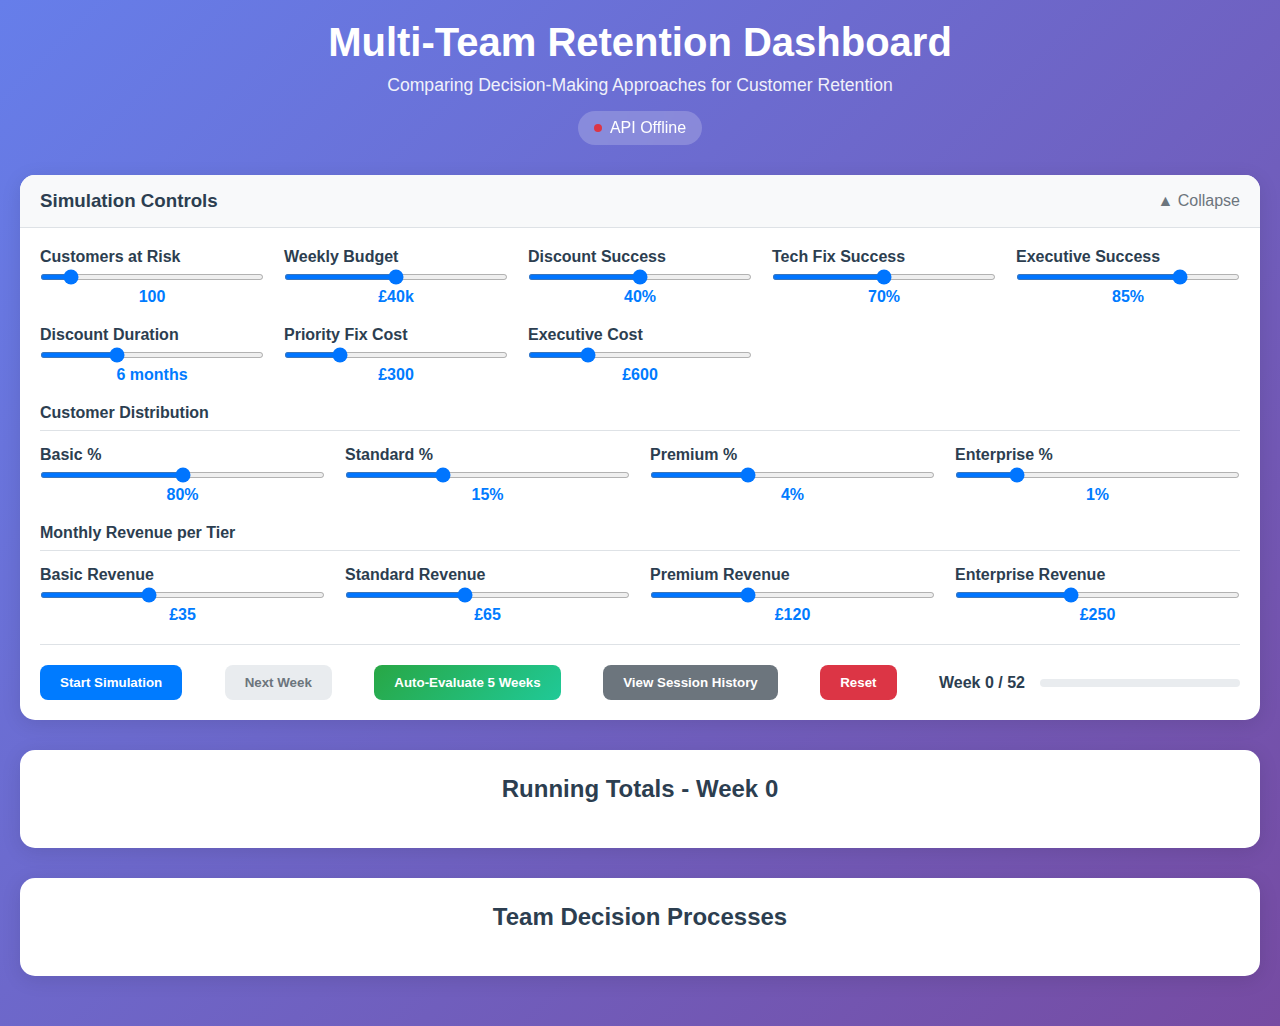
<file: dashboard/index.html>
<!DOCTYPE html>
<html lang="en">
<head>
    <meta charset="UTF-8">
    <meta name="viewport" content="width=device-width, initial-scale=1.0">
    <title>Multi-Team Retention Dashboard</title>
    <link rel="stylesheet" href="styles.css">
</head>
<body>
    <div class="dashboard-container">
        <!-- Header -->
        <header class="dashboard-header">
            <h1>Multi-Team Retention Dashboard</h1>
            <p class="subtitle">Comparing Decision-Making Approaches for Customer Retention</p>
            <div class="status-indicator">
                <span id="api-status" class="status-dot offline"></span>
                <span id="api-status-text">Connecting...</span>
            </div>
        </header>

        <!-- Collapsible Controls -->
        <div class="control-panel-wrapper">
            <div class="control-panel-header" onclick="toggleControls()">
                <h3>Simulation Controls</h3>
                <span id="controls-toggle">▲ Collapse</span>
            </div>
            <div id="control-panel" class="control-panel-content">
                <!-- Core Controls -->
                <div class="core-controls">
                    <div class="control-group">
                        <label>Customers at Risk</label>
                        <input type="range" id="customers-slider" min="50" max="500" value="100" class="slider">
                        <span id="customers-value" class="value">100</span>
                    </div>
                    <div class="control-group">
                        <label>Weekly Budget</label>
                        <input type="range" id="budget-slider" min="30" max="50" value="40" step="5" class="slider">
                        <span id="budget-value" class="value">£40k</span>
                    </div>
                    <div class="control-group">
                        <label>Discount Success</label>
                        <input type="range" id="discount-slider" min="20" max="60" value="40" class="slider">
                        <span id="discount-value" class="value">40%</span>
                    </div>
                    <div class="control-group">
                        <label>Tech Fix Success</label>
                        <input type="range" id="priority-slider" min="50" max="90" value="70" class="slider">
                        <span id="priority-value" class="value">70%</span>
                    </div>
                    <div class="control-group">
                        <label>Executive Success</label>
                        <input type="range" id="executive-slider" min="70" max="90" value="85" class="slider">
                        <span id="executive-value" class="value">85%</span>
                    </div>
                    <div class="control-group">
                        <label>Discount Duration</label>
                        <input type="range" id="discount-duration-slider" min="3" max="12" value="6" class="slider">
                        <span id="discount-duration-value" class="value">6 months</span>
                    </div>
                    <div class="control-group">
                        <label>Priority Fix Cost</label>
                        <input type="range" id="priority-cost-slider" min="150" max="800" value="300" class="slider">
                        <span id="priority-cost-value" class="value">£300</span>
                    </div>
                    <div class="control-group">
                        <label>Executive Cost</label>
                        <input type="range" id="executive-cost-slider" min="300" max="1500" value="600" class="slider">
                        <span id="executive-cost-value" class="value">£600</span>
                    </div>
                </div>

                <!-- Advanced Controls -->
                <div class="advanced-controls">
                    <h4 style="margin: 20px 0 15px 0; color: #2c3e50; border-bottom: 1px solid #dee2e6; padding-bottom: 8px;">Customer Distribution</h4>
                    <div class="core-controls">
                        <div class="control-group">
                            <label>Basic %</label>
                            <input type="range" id="basic-percent-slider" min="70" max="90" value="80" class="slider">
                            <span id="basic-percent-value" class="value">80%</span>
                        </div>
                        <div class="control-group">
                            <label>Standard %</label>
                            <input type="range" id="standard-percent-slider" min="10" max="25" value="15" class="slider">
                            <span id="standard-percent-value" class="value">15%</span>
                        </div>
                        <div class="control-group">
                            <label>Premium %</label>
                            <input type="range" id="premium-percent-slider" min="2" max="8" value="4" class="slider">
                            <span id="premium-percent-value" class="value">4%</span>
                        </div>
                        <div class="control-group">
                            <label>Enterprise %</label>
                            <input type="range" id="enterprise-percent-slider" min="0.5" max="3" value="1" step="0.5" class="slider">
                            <span id="enterprise-percent-value" class="value">1%</span>
                        </div>
                    </div>

                    <h4 style="margin: 20px 0 15px 0; color: #2c3e50; border-bottom: 1px solid #dee2e6; padding-bottom: 8px;">Monthly Revenue per Tier</h4>
                    <div class="core-controls">
                        <div class="control-group">
                            <label>Basic Revenue</label>
                            <input type="range" id="basic-revenue-slider" min="20" max="60" value="35" class="slider">
                            <span id="basic-revenue-value" class="value">£35</span>
                        </div>
                        <div class="control-group">
                            <label>Standard Revenue</label>
                            <input type="range" id="standard-revenue-slider" min="40" max="100" value="65" class="slider">
                            <span id="standard-revenue-value" class="value">£65</span>
                        </div>
                        <div class="control-group">
                            <label>Premium Revenue</label>
                            <input type="range" id="premium-revenue-slider" min="80" max="200" value="120" class="slider">
                            <span id="premium-revenue-value" class="value">£120</span>
                        </div>
                        <div class="control-group">
                            <label>Enterprise Revenue</label>
                            <input type="range" id="enterprise-revenue-slider" min="150" max="400" value="250" class="slider">
                            <span id="enterprise-revenue-value" class="value">£250</span>
                        </div>
                    </div>
                </div>

                <!-- Simulation Controls -->
                <div class="simulation-controls">
                    <button id="start-btn" class="btn primary">Start Simulation</button>
                    <button id="next-btn" class="btn secondary" disabled>Next Week</button>
                    <button id="autorun-btn" class="btn autorun">Auto-Evaluate 5 Weeks</button>
                    <button id="session-history-btn" class="btn secondary">View Session History</button>
                    <button id="reset-btn" class="btn danger">Reset</button>
                    
                    <div class="week-display">
                        <span>Week <span id="current-week">0</span> / 52</span>
                        <div class="progress-bar">
                            <div id="week-progress" class="progress-fill"></div>
                        </div>
                    </div>
                </div>
            </div>
        </div>

        <!-- Running Totals Section -->
        <div class="running-totals-section">
            <h2>Running Totals - Week <span id="display-week">0</span></h2>
            <div id="team-totals-grid" class="team-grid">
                <!-- Dynamic team totals will be populated here -->
            </div>
        </div>

        <!-- Weekly Results History Section -->
        <div id="weekly-history-section" class="weekly-history-section hidden">
            <h2>Weekly Results History</h2>
            <div id="weekly-history-grid" class="weekly-grid">
                <!-- Individual week results will be populated here -->
            </div>
        </div>

        <!-- Auto-Evaluate Section (Hidden by default) -->
        <div id="autorun-section" class="autorun-section hidden">
            <h2>Auto-Evaluate Simulation Progress</h2>
            <div class="autorun-status">
                <div class="autorun-progress">
                    <div class="progress-header">
                        <span id="autorun-session-name">5-Week Simulation</span>
                    </div>
                    <div class="autorun-progress-bar">
                        <div id="autorun-progress-fill" class="progress-fill"></div>
                    </div>
                    <div class="progress-details">
                        Week <span id="autorun-current-week">0</span> / <span id="autorun-total-weeks">5</span>
                    </div>
                </div>
                
                <div class="autorun-controls">
                    <button id="autorun-cancel-btn" class="btn danger">Cancel</button>
                    <button id="autorun-view-results-btn" class="btn primary hidden">View Results</button>
                </div>
            </div>
            
            <!-- Running Totals for AutoRun -->
            <div id="autorun-totals-section" class="autorun-totals-section hidden">
                <h3>Running Totals - All Weeks</h3>
                <div id="autorun-totals-grid" class="totals-grid">
                    <!-- Running totals table will be populated here -->
                </div>
            </div>
            
            <!-- Game Master Overall Analysis -->
            <div id="autorun-overall-analysis" class="autorun-overall-analysis hidden">
                <h3>Game Master Overall Analysis</h3>
                <div id="overall-analysis-content" class="overall-analysis-content">
                    <!-- Overall analysis will be populated here -->
                </div>
            </div>
            
            <!-- Game Master Commentary -->
            <div class="game-master-section">
                <h3>Game Master Analysis</h3>
                <div id="game-master-parameters" class="game-master-panel">
                    <h4>Current Week Parameters</h4>
                    <div id="current-parameters-content">
                        <p class="placeholder">Waiting for Game Master to set parameters...</p>
                    </div>
                </div>
                
                <div id="game-master-evaluation" class="game-master-panel">
                    <h4>Team Performance Evaluation</h4>
                    <div id="evaluation-content">
                        <p class="placeholder">Team evaluation will appear after each week...</p>
                    </div>
                </div>
            </div>
            
            <!-- Real-time Results -->
            <div id="autorun-results" class="autorun-results">
                <h3>Weekly Results</h3>
                <div id="autorun-weekly-grid" class="weekly-grid">
                    <!-- Weekly results will be populated here -->
                </div>
            </div>
        </div>

        <!-- Team Analysis Section -->
        <div class="team-analysis-section">
            <h2>Team Decision Processes</h2>
            <div id="team-analysis-grid" class="team-grid">
                <!-- Dynamic team analysis panels will be populated here -->
            </div>
        </div>
    </div>

    <!-- Loading Overlay -->
    <div id="loading-overlay" class="loading-overlay hidden">
        <div class="loading-spinner"></div>
        <p>Running multi-team simulation...</p>
    </div>

    <!-- Error Modal -->
    <div id="error-modal" class="modal hidden">
        <div class="modal-content">
            <h3>Error</h3>
            <p id="error-message">An error occurred</p>
            <button id="error-close" class="btn primary">Close</button>
        </div>
    </div>

    <script src="app.js?v=2025091225"></script>
    <script>
        function toggleControls() {
            const panel = document.getElementById('control-panel');
            const toggle = document.getElementById('controls-toggle');
            
            if (panel.style.display === 'none') {
                panel.style.display = 'block';
                toggle.textContent = '▲ Collapse';
            } else {
                panel.style.display = 'none';
                toggle.textContent = '▼ Expand Controls';
            }
        }
    </script>

    <!-- Session History Modal -->
    <div id="session-history-modal" class="modal hidden">
        <div class="modal-content" style="max-width: 1200px; max-height: 90vh; overflow-y: auto;">
            <div style="display: flex; justify-content: space-between; align-items: center; margin-bottom: 20px;">
                <h2>AutoRun Session History</h2>
                <button onclick="closeSessionHistoryModal()" class="btn danger" style="padding: 5px 10px;">✕</button>
            </div>
            <div id="session-list">
                <div style="text-align: center; padding: 40px; color: #6c757d;">
                    <div class="loading-spinner"></div>
                    <p>Loading sessions...</p>
                </div>
            </div>
        </div>
    </div>

    <!-- Session Summary Modal -->
    <div id="session-summary-modal" class="modal hidden" style="overflow-y: auto;">
        <div class="modal-content" style="max-width: 95vw; padding: 30px; margin: 20px auto;">
            <div style="display: flex; justify-content: space-between; align-items: center; margin-bottom: 20px;">
                <h2 id="summary-modal-title">Session Summary</h2>
                <button onclick="closeSessionSummaryModal()" class="btn danger" style="padding: 5px 10px;">✕</button>
            </div>
            <div id="session-summary-content">
                <div style="text-align: center; padding: 40px; color: #6c757d;">
                    <div class="loading-spinner"></div>
                    <p>Loading summary...</p>
                </div>
            </div>
        </div>
    </div>
</body>
</html>
</file>
<file: dashboard/styles.css>
/* Clean Multi-Team Dashboard Styles with AutoRun Support */

* {
    box-sizing: border-box;
    margin: 0;
    padding: 0;
}

body {
    font-family: 'Segoe UI', Tahoma, Geneva, Verdana, sans-serif;
    background: linear-gradient(135deg, #667eea 0%, #764ba2 100%);
    min-height: 100vh;
}

.dashboard-container {
    max-width: 1400px;
    margin: 0 auto;
    padding: 20px;
}

/* Header */
.dashboard-header {
    text-align: center;
    color: white;
    margin-bottom: 30px;
}

.dashboard-header h1 {
    font-size: 2.5em;
    margin-bottom: 10px;
}

.subtitle {
    font-size: 1.1em;
    opacity: 0.9;
    margin-bottom: 15px;
}

.status-indicator {
    display: inline-flex;
    align-items: center;
    gap: 8px;
    background: rgba(255, 255, 255, 0.2);
    padding: 8px 16px;
    border-radius: 20px;
    backdrop-filter: blur(10px);
}

.status-dot {
    width: 8px;
    height: 8px;
    border-radius: 50%;
    background: #dc3545;
}

.status-dot.online {
    background: #28a745;
}

/* Collapsible Controls */
.control-panel-wrapper {
    background: white;
    border-radius: 15px;
    box-shadow: 0 4px 20px rgba(0, 0, 0, 0.1);
    margin-bottom: 30px;
    overflow: hidden;
}

.control-panel-header {
    background: #f8f9fa;
    padding: 15px 20px;
    cursor: pointer;
    display: flex;
    justify-content: space-between;
    align-items: center;
    border-bottom: 1px solid #dee2e6;
    transition: background-color 0.2s;
}

.control-panel-header:hover {
    background: #e9ecef;
}

.control-panel-header h3 {
    color: #2c3e50;
    margin: 0;
}

#controls-toggle {
    color: #6c757d;
    font-weight: 500;
}

.control-panel-content {
    padding: 20px;
}

.core-controls {
    display: grid;
    grid-template-columns: repeat(auto-fit, minmax(200px, 1fr));
    gap: 20px;
    margin-bottom: 20px;
}

.control-group {
    display: flex;
    flex-direction: column;
    gap: 8px;
}

.control-group label {
    font-weight: 600;
    color: #2c3e50;
}

.slider {
    width: 100%;
    height: 6px;
    border-radius: 3px;
    background: #ddd;
    outline: none;
    transition: background 0.15s ease-in-out;
}

.slider::-webkit-slider-thumb {
    appearance: none;
    width: 18px;
    height: 18px;
    border-radius: 50%;
    background: #007bff;
    cursor: pointer;
}

.value {
    font-weight: 600;
    color: #007bff;
    text-align: center;
}

.simulation-controls {
    display: flex;
    align-items: center;
    justify-content: space-between;
    flex-wrap: wrap;
    gap: 15px;
    padding-top: 20px;
    border-top: 1px solid #dee2e6;
}

.btn {
    padding: 10px 20px;
    border: none;
    border-radius: 8px;
    font-weight: 600;
    cursor: pointer;
    transition: all 0.2s;
}

.btn.primary {
    background: #007bff;
    color: white;
}

.btn.primary:hover {
    background: #0056b3;
}

.btn.secondary {
    background: #6c757d;
    color: white;
}

.btn.secondary:hover {
    background: #545b62;
}

.btn.danger {
    background: #dc3545;
    color: white;
}

.btn.danger:hover {
    background: #c82333;
}

.btn:disabled {
    background: #e9ecef;
    color: #6c757d;
    cursor: not-allowed;
}

.week-display {
    display: flex;
    align-items: center;
    gap: 15px;
    color: #2c3e50;
    font-weight: 600;
}

.progress-bar {
    width: 200px;
    height: 8px;
    background: #e9ecef;
    border-radius: 4px;
    overflow: hidden;
}

.progress-fill {
    height: 100%;
    background: linear-gradient(90deg, #007bff, #0056b3);
    transition: width 0.3s ease;
    width: 0%;
}

/* Main Results */
.main-results {
    background: white;
    border-radius: 15px;
    box-shadow: 0 4px 20px rgba(0, 0, 0, 0.1);
    padding: 25px;
    margin-bottom: 30px;
}

.main-results h2 {
    color: #2c3e50;
    margin-bottom: 20px;
    text-align: center;
}

/* Team Analysis */
.team-analysis-section {
    background: white;
    border-radius: 15px;
    box-shadow: 0 4px 20px rgba(0, 0, 0, 0.1);
    padding: 25px;
    margin-bottom: 30px;
}

.team-analysis-section h2 {
    color: #2c3e50;
    margin-bottom: 20px;
    text-align: center;
}

/* Running Totals */
.running-totals-section {
    background: white;
    border-radius: 15px;
    box-shadow: 0 4px 20px rgba(0, 0, 0, 0.1);
    padding: 25px;
    margin-bottom: 30px;
}

/* Weekly History */
.weekly-history-section {
    background: white;
    border-radius: 15px;
    box-shadow: 0 4px 20px rgba(0, 0, 0, 0.1);
    padding: 25px;
    margin-bottom: 30px;
}

.running-totals-section h2,
.weekly-history-section h2 {
    color: #2c3e50;
    margin-bottom: 20px;
    text-align: center;
}

/* Dynamic Team Grid */
.team-grid {
    display: grid;
    grid-template-columns: repeat(auto-fit, minmax(250px, 1fr));
    gap: 20px;
}

/* Team Column */
.team-column {
    background: #f8f9fa;
    border-radius: 12px;
    padding: 20px;
    border: 2px solid #dee2e6;
    transition: transform 0.2s;
}

.team-column:hover {
    transform: translateY(-2px);
}

.team-title {
    text-align: center;
    margin-bottom: 15px;
    font-size: 1.2em;
    font-weight: 600;
    padding-bottom: 10px;
    border-bottom: 2px solid;
}

.team-title.rule-based {
    color: #007bff;
    border-bottom-color: #007bff;
}

.team-title.cognitive {
    color: #28a745;
    border-bottom-color: #28a745;
}

.team-title.corporate {
    color: #6f42c1;
    border-bottom-color: #6f42c1;
}

/* Team Column */
.team-column {
    background: #f8f9fa;
    border-radius: 12px;
    padding: 20px;
    border: 2px solid #dee2e6;
    transition: transform 0.2s;
}

.team-column:hover {
    transform: translateY(-2px);
}

.team-title {
    text-align: center;
    margin-bottom: 15px;
    font-size: 1.2em;
    font-weight: 600;
    padding-bottom: 10px;
    border-bottom: 2px solid;
}

.team-title.rule-based {
    color: #007bff;
    border-bottom-color: #007bff;
}

.team-title.cognitive {
    color: #28a745;
    border-bottom-color: #28a745;
}

.team-title.corporate {
    color: #6f42c1;
    border-bottom-color: #6f42c1;
}

.team-metrics {
    display: grid;
    grid-template-columns: 1fr 1fr;
    gap: 15px;
}

.metric {
    background: white;
    padding: 16px;
    border-radius: 8px;
    text-align: center;
    box-shadow: 0 2px 5px rgba(0, 0, 0, 0.05);
}

.metric-label {
    font-size: 0.85em;
    color: #6c757d;
    margin-bottom: 8px;
    display: block;
}

.metric-value {
    font-weight: 700;
    font-size: 1.1em;
    color: #2c3e50;
    display: block;
}

.metric-value.roi {
    color: #28a745;
    font-size: 1.2em;
}

/* Results Table Styles */
.results-table {
    width: 100%;
    border-collapse: collapse;
    background: white;
    border-radius: 12px;
    overflow: hidden;
    box-shadow: 0 2px 10px rgba(0, 0, 0, 0.1);
    margin: 15px 0;
}

.results-table th {
    background: #f8f9fa;
    color: #2c3e50;
    font-weight: 600;
    padding: 15px 12px;
    text-align: center;
    border-bottom: 2px solid #dee2e6;
    font-size: 1.1em;
}

.results-table th.metric-header {
    text-align: left;
    background: #e9ecef;
    width: 150px;
}

.results-table td {
    padding: 12px;
    text-align: center;
    border-bottom: 1px solid #f1f3f4;
    font-size: 1.05em;
}

.results-table td.metric-label {
    background: #f8f9fa;
    font-weight: 600;
    color: #495057;
    text-align: left;
}

.results-table td.metric-value {
    font-weight: 700;
    color: #2c3e50;
}

.results-table td.roi-value {
    color: #28a745;
    font-weight: 800;
    font-size: 1.15em;
}

.results-table .team-header.rule-based {
    color: #007bff;
    border-bottom-color: #007bff;
}

.results-table .team-header.cognitive {
    color: #28a745;
    border-bottom-color: #28a745;
}

.results-table .team-header.corporate {
    color: #6f42c1;
    border-bottom-color: #6f42c1;
}

.results-table tr:hover td:not(.metric-label) {
    background-color: #f8f9fa;
}

/* Team Analysis Panels */
.team-analysis-panel {
    background: #f8f9fa;
    border-radius: 12px;
    padding: 20px;
    border-left: 4px solid #6c757d;
    min-height: 200px;
}

.team-analysis-panel.cognitive {
    border-left-color: #28a745;
}

.team-analysis-panel.corporate {
    border-left-color: #6f42c1;
}

.team-analysis-panel h4 {
    color: #2c3e50;
    margin-bottom: 15px;
    font-size: 1.1em;
}

.reasoning {
    background: white;
    padding: 15px;
    border-radius: 8px;
    margin-bottom: 15px;
    line-height: 1.4;
    color: #495057;
}

.processing-time {
    font-size: 0.85em;
    color: #6c757d;
    margin-bottom: 15px;
}

.conversation-toggle {
    background: #6c757d;
    color: white;
    border: none;
    padding: 8px 16px;
    border-radius: 6px;
    cursor: pointer;
    font-size: 0.9em;
    transition: background-color 0.2s;
}

.conversation-toggle:hover {
    background: #5a6268;
}

.conversation-log {
    background: white;
    border-radius: 8px;
    padding: 15px;
    max-height: 400px;
    overflow-y: auto;
    border: 1px solid #dee2e6;
}

.conversation-entry {
    margin-bottom: 15px;
    padding: 12px;
    background: #f8f9fa;
    border-radius: 8px;
    border-left: 4px solid #dee2e6;
}

.agent-header {
    display: flex;
    justify-content: space-between;
    align-items: center;
    margin-bottom: 8px;
}

.agent-name {
    font-weight: bold;
    font-size: 0.9em;
    color: #2c3e50;
}

.entry-number {
    font-size: 0.8em;
    color: #6c757d;
    background: #e9ecef;
    padding: 2px 8px;
    border-radius: 12px;
}

.agent-message {
    color: #495057;
    line-height: 1.4;
    font-size: 0.9em;
    white-space: pre-wrap;
}

/* Loading and Modals */
.loading-overlay {
    position: fixed;
    top: 0;
    left: 0;
    right: 0;
    bottom: 0;
    background: rgba(0, 0, 0, 0.8);
    display: flex;
    flex-direction: column;
    align-items: center;
    justify-content: center;
    color: white;
    z-index: 1000;
}

.loading-spinner {
    width: 40px;
    height: 40px;
    border: 4px solid rgba(255, 255, 255, 0.3);
    border-top: 4px solid white;
    border-radius: 50%;
    animation: spin 1s linear infinite;
    margin-bottom: 20px;
}

@keyframes spin {
    0% { transform: rotate(0deg); }
    100% { transform: rotate(360deg); }
}

.modal {
    position: fixed;
    top: 0;
    left: 0;
    right: 0;
    bottom: 0;
    background: rgba(0, 0, 0, 0.5);
    display: flex;
    align-items: center;
    justify-content: center;
    z-index: 1000;
}

.modal-content {
    background: white;
    padding: 30px;
    border-radius: 15px;
    box-shadow: 0 10px 30px rgba(0, 0, 0, 0.3);
    max-width: 500px;
    text-align: center;
    max-height: 90vh;
    overflow-y: auto;
}

.modal-content h3 {
    color: #dc3545;
    margin-bottom: 15px;
}

.hidden {
    display: none !important;
}

/* Auto-Evaluate Styles */
.btn.autorun {
    background: linear-gradient(135deg, #28a745, #20c997);
    color: white;
    border: none;
    font-weight: 600;
    position: relative;
    overflow: hidden;
}

.btn.autorun:hover {
    background: linear-gradient(135deg, #218838, #1ca085);
    transform: translateY(-2px);
    box-shadow: 0 6px 20px rgba(40, 167, 69, 0.3);
}

.autorun-section {
    background: white;
    border-radius: 15px;
    box-shadow: 0 4px 20px rgba(0, 0, 0, 0.1);
    padding: 25px;
    margin-bottom: 30px;
}

.autorun-section h2 {
    color: #2c3e50;
    margin-bottom: 20px;
    text-align: center;
}

.autorun-status {
    display: flex;
    justify-content: space-between;
    align-items: center;
    margin-bottom: 30px;
    padding: 20px;
    background: #f8f9fa;
    border-radius: 10px;
}

.autorun-progress {
    flex: 1;
}

.progress-header {
    display: flex;
    justify-content: space-between;
    align-items: center;
    margin-bottom: 10px;
}

.progress-header span {
    font-weight: 600;
    color: #495057;
}

.autorun-progress-bar {
    width: 100%;
    height: 12px;
    background: #e9ecef;
    border-radius: 6px;
    overflow: hidden;
    margin-bottom: 8px;
}

.progress-details {
    text-align: center;
    font-size: 0.9em;
    color: #6c757d;
}

.autorun-controls {
    display: flex;
    gap: 10px;
    flex-shrink: 0;
    margin-left: 20px;
}

/* Game Master Section */
.game-master-section {
    margin-bottom: 30px;
}

.game-master-section h3 {
    color: #495057;
    margin-bottom: 15px;
    display: flex;
    align-items: center;
    gap: 10px;
}

.game-master-section h3::before {
    content: "🎮";
    font-size: 1.2em;
}

.game-master-panel {
    background: #f8f9fa;
    border-radius: 10px;
    padding: 15px;
    margin-bottom: 15px;
    border-left: 4px solid #007bff;
}

.game-master-panel h4 {
    color: #495057;
    margin-bottom: 10px;
    font-size: 1em;
}

.game-master-panel .placeholder {
    color: #6c757d;
    font-style: italic;
}

/* AutoRun Running Totals */
.autorun-totals-section {
    background: white;
    border-radius: 15px;
    box-shadow: 0 4px 20px rgba(0, 0, 0, 0.1);
    padding: 25px;
    margin-bottom: 30px;
}

.autorun-totals-section h3 {
    color: #2c3e50;
    margin-bottom: 20px;
    text-align: center;
}

.totals-grid {
    width: 100%;
}

.totals-grid .results-table {
    display: table !important;
    width: 100% !important;
}

.totals-grid .results-table th,
.totals-grid .results-table td {
    display: table-cell !important;
}

/* AutoRun Overall Analysis */
.autorun-overall-analysis {
    background: #e8f5e8;
    border-radius: 15px;
    box-shadow: 0 4px 20px rgba(0, 0, 0, 0.1);
    padding: 25px;
    margin-bottom: 30px;
    border-left: 4px solid #28a745;
}

.autorun-overall-analysis h3 {
    color: #28a745;
    margin-bottom: 20px;
    text-align: center;
}

.overall-analysis-content {
    background: white;
    border-radius: 10px;
    padding: 20px;
    line-height: 1.6;
    color: #495057;
}

/* AutoRun Results */
.autorun-results {
    margin-top: 20px;
}

.autorun-results h3 {
    color: #495057;
    margin-bottom: 15px;
}

.weekly-grid {
    display: flex;
    flex-direction: column;
    gap: 30px;
}

.week-result-card {
    background: #f8f9fa;
    border-radius: 12px;
    padding: 25px;
    border-left: 4px solid #28a745;
    box-shadow: 0 2px 10px rgba(0, 0, 0, 0.08);
    width: 100%;
}

.week-title {
    color: #2c3e50;
    font-size: 1.5em;
    margin-bottom: 20px;
    font-weight: 700;
    border-bottom: 2px solid #28a745;
    padding-bottom: 10px;
}

.business-context {
    background: #e7f3ff;
    border-radius: 8px;
    padding: 15px;
    margin-bottom: 20px;
    border-left: 4px solid #007bff;
}

.business-context h4 {
    color: #007bff;
    margin-bottom: 10px;
    font-size: 1.1em;
}

.context-content p {
    margin-bottom: 10px;
    line-height: 1.5;
    color: #495057;
}

.parameters-summary {
    display: flex;
    gap: 20px;
    flex-wrap: wrap;
    font-size: 0.9em;
}

.parameters-summary span {
    background: white;
    padding: 5px 10px;
    border-radius: 15px;
    border: 1px solid #dee2e6;
}

.performance-analysis {
    background: #fff3e0;
    border-radius: 8px;
    padding: 15px;
    margin-bottom: 20px;
    border-left: 4px solid #ff9800;
}

.performance-analysis h4 {
    color: #ff9800;
    margin-bottom: 10px;
    font-size: 1.1em;
}

.analysis-content p {
    margin-bottom: 15px;
    line-height: 1.5;
    color: #495057;
}

.team-evaluation {
    background: white;
    padding: 8px 12px;
    margin: 5px 0;
    border-radius: 6px;
    border-left: 3px solid #ff9800;
    font-size: 0.9em;
}

.week-results h4 {
    color: #2c3e50;
    margin-bottom: 15px;
    font-size: 1.2em;
    display: flex;
    justify-content: space-between;
    align-items: center;
}

.week-result-card h4 {
    color: #495057;
    margin-bottom: 10px;
    display: flex;
    justify-content: space-between;
    align-items: center;
}

.week-status {
    font-size: 0.8em;
    padding: 2px 8px;
    border-radius: 12px;
    background: #28a745;
    color: white;
}

.week-metrics {
    display: grid;
    grid-template-columns: repeat(2, 1fr);
    gap: 10px;
    margin-bottom: 10px;
}

.metric-item {
    text-align: center;
}

.metric-value {
    font-weight: 600;
    color: #2c3e50;
    display: block;
}

.metric-label {
    font-size: 0.8em;
    color: #6c757d;
}

.week-evaluation {
    margin-top: 10px;
    padding-top: 10px;
    border-top: 1px solid #dee2e6;
}

.evaluation-scores {
    display: flex;
    justify-content: space-around;
    margin-bottom: 8px;
}

.team-score {
    text-align: center;
}

.team-score .score {
    font-weight: 600;
    font-size: 1.1em;
    color: #007bff;
}

.team-score .team-name {
    font-size: 0.8em;
    color: #6c757d;
}

/* Parameter Display */
.parameters-display {
    background: white;
    border-radius: 8px;
    padding: 12px;
    margin-bottom: 10px;
}

.parameter-grid {
    display: grid;
    grid-template-columns: repeat(2, 1fr);
    gap: 8px;
}

.parameter-item {
    display: flex;
    justify-content: space-between;
    align-items: center;
    font-size: 0.9em;
}

.parameter-label {
    color: #495057;
}

.parameter-value {
    font-weight: 600;
    color: #007bff;
}

.reasoning-text {
    background: rgba(0, 123, 255, 0.1);
    border-radius: 6px;
    padding: 8px;
    font-size: 0.9em;
    color: #495057;
    margin-top: 8px;
    border-left: 3px solid #007bff;
}

/* Evaluation Display */
.evaluation-display {
    background: white;
    border-radius: 8px;
    padding: 12px;
}

.team-evaluation {
    margin-bottom: 12px;
    padding: 8px;
    border-radius: 6px;
    background: #f8f9fa;
}

.team-evaluation h5 {
    color: #495057;
    margin-bottom: 6px;
    font-size: 0.9em;
}

.evaluation-summary {
    font-size: 0.85em;
    color: #6c757d;
    line-height: 1.4;
}

/* Responsive Auto-Evaluate */
@media (max-width: 768px) {
    .autorun-status {
        flex-direction: column;
        gap: 15px;
    }
    
    .autorun-controls {
        margin-left: 0;
        justify-content: center;
    }
    
    
    .parameter-grid {
        grid-template-columns: 1fr;
    }
    
    .evaluation-scores {
        flex-direction: column;
        gap: 8px;
    }
}

/* Clean Horizontal Team Layout */
.teams-grid-horizontal {
    display: grid;
    grid-template-columns: repeat(3, 1fr);
    gap: 20px;
    margin-top: 20px;
}

.team-card {
    background: white;
    border-radius: 12px;
    padding: 20px;
    box-shadow: 0 2px 10px rgba(0,0,0,0.1);
    border: 2px solid #e0e6ed;
    transition: all 0.3s ease;
}

.team-card.winner-card {
    border-color: #27ae60;
    box-shadow: 0 4px 20px rgba(39, 174, 96, 0.2);
    background: linear-gradient(135deg, #ffffff 0%, #f8fff9 100%);
}

.card-header {
    display: flex;
    justify-content: space-between;
    align-items: center;
    margin-bottom: 20px;
    padding-bottom: 15px;
    border-bottom: 2px solid #f1f3f4;
}

.team-name {
    font-size: 1.1em;
    font-weight: 600;
    color: #2c3e50;
}

.score-badge {
    background: #3498db;
    color: white;
    padding: 6px 12px;
    border-radius: 20px;
    font-size: 0.9em;
    font-weight: bold;
}

.winner-card .score-badge {
    background: #27ae60;
}

.metrics-grid {
    display: grid;
    grid-template-columns: 1fr 1fr;
    gap: 15px;
}

.metric {
    text-align: center;
    padding: 15px 10px;
    background: #f8f9fa;
    border-radius: 10px;
    border: 1px solid #e9ecef;
}

.metric-value {
    font-size: 1.3em;
    font-weight: bold;
    color: #2c3e50;
    margin-bottom: 5px;
}

.metric-label {
    font-size: 0.85em;
    color: #6c757d;
    text-transform: uppercase;
    letter-spacing: 0.5px;
}

.roi-metric {
    background: linear-gradient(135deg, #fff3e0 0%, #ffe0b2 100%);
    border-color: #ff9800;
}

.roi-value {
    color: #e65100 !important;
    font-size: 1.4em !important;
}

.winner-card .roi-metric {
    background: linear-gradient(135deg, #e8f5e8 0%, #c8e6c9 100%);
    border-color: #4caf50;
}

.winner-card .roi-value.winner-roi {
    color: #2e7d32 !important;
    font-size: 1.6em !important;
    text-shadow: 0 1px 2px rgba(46, 125, 50, 0.1);
}

.winner-indicator {
    background: linear-gradient(45deg, #27ae60, #2ecc71);
    color: white;
    padding: 6px 16px;
    border-radius: 25px;
    font-size: 0.9em;
    font-weight: 600;
    margin-left: 15px;
    box-shadow: 0 2px 10px rgba(46, 204, 113, 0.3);
    display: inline-flex;
    align-items: center;
}

/* Responsive */
/* Session Summary Modal Specific Styles */
#session-summary-modal .modal-content {
    max-width: 95vw;
    max-height: 90vh;
    overflow-y: auto;
    padding: 30px;
    margin: 20px auto;
}

#session-summary-content {
    max-height: calc(90vh - 120px);
    overflow-y: auto;
}

/* Responsive */
@media (max-width: 768px) {
    .core-controls {
        grid-template-columns: 1fr;
    }
    
    .simulation-controls {
        flex-direction: column;
        align-items: stretch;
    }
    
    .team-grid {
        grid-template-columns: 1fr;
    }
    
    .teams-grid-horizontal {
        grid-template-columns: 1fr;
        gap: 15px;
    }
    
    .metrics-grid {
        grid-template-columns: 1fr 1fr;
    }
}
</file>
